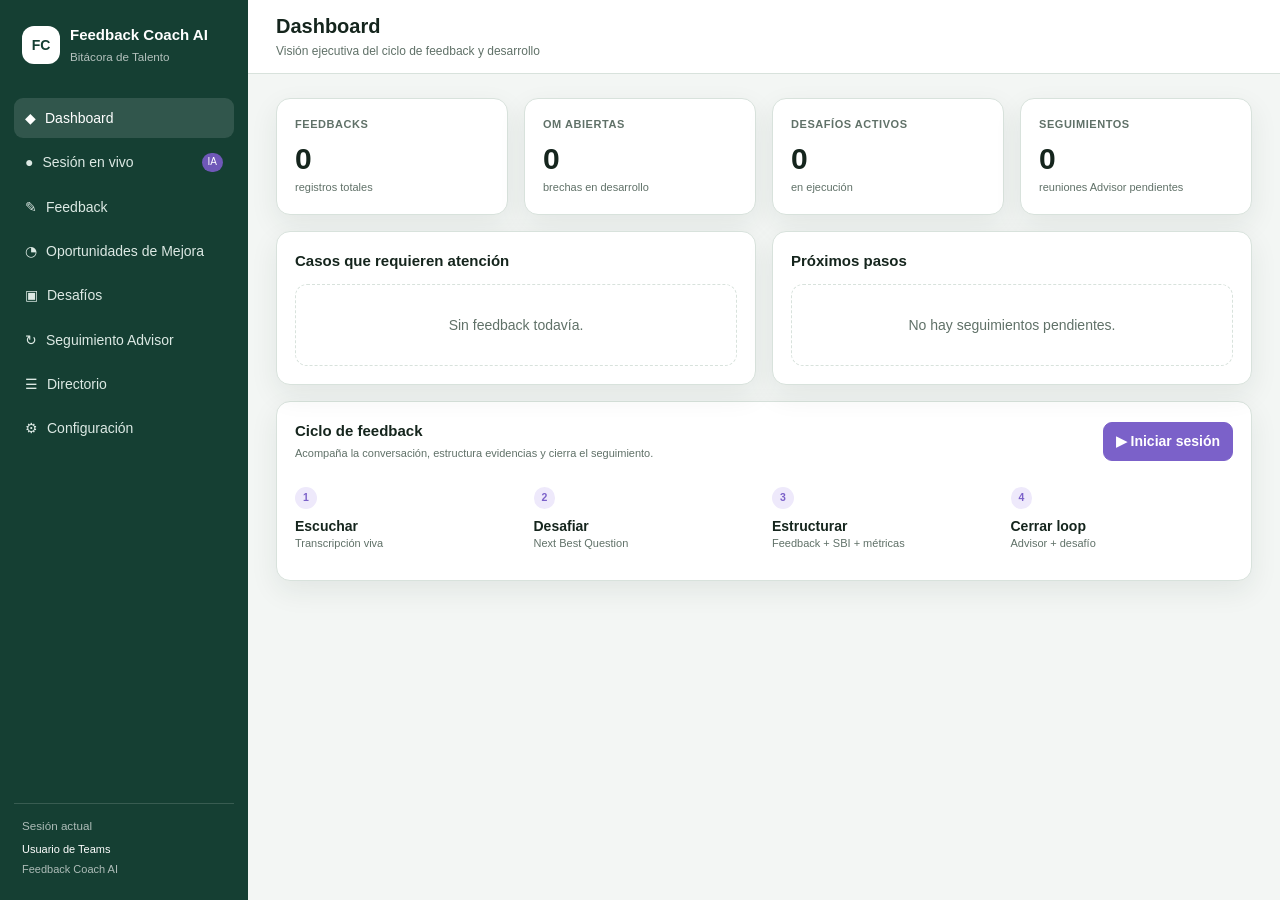
<file: index.html>
<!doctype html>
<html lang="es">
<head>
  <meta charset="utf-8" />
  <meta name="viewport" content="width=device-width, initial-scale=1" />
  <title>Feedback Coach AI</title>
  <link rel="stylesheet" href="./styles.css" />
  <script src="https://res.cdn.office.net/teams-js/2.40.0/js/MicrosoftTeams.min.js"></script>
</head>
<body style="margin:0">
  <div id="fc-root"><div class="app">
<aside class="side">
  <div class="brand"><div class="logo">FC</div><div><h1>Feedback Coach AI</h1><small>Bitácora de Talento</small></div></div>
  <div class="nav" id="nav"></div>
  <div class="sideBottom"><small>Sesión actual</small><div id="signedUser" class="mini">Usuario de Teams</div><div class="mini" style="opacity:.65;margin-top:4px">Feedback Coach AI</div></div>
</aside>
<main class="main">
<header class="top"><div><h2 id="title">Dashboard</h2><p id="subtitle"></p></div><div class="topActions"><span id="teamsContextPill" class="pill hidden"></span><button id="shareStageBtn" class="btn agent sm hidden" type="button">Compartir en escenario</button></div></header>
<section class="content" id="view"></section>
</main>
</div></div>
  <script src="./app.js"></script>
  <script>
    async function detectTeams() {
      if (window.parent === window.self || !window.microsoftTeams) return null;
      try {
        const init = microsoftTeams.app.initialize();
        const timeout = new Promise((_, reject) => setTimeout(() => reject(new Error('Teams init timeout')), 5000));
        await Promise.race([init, timeout]);
        return await microsoftTeams.app.getContext();
      } catch (e) {
        console.warn('Teams context unavailable; running as standalone web.', e);
        return null;
      }
    }

    function labelForContext(frameContext) {
      const labels = {
        personalTab: 'Teams · Personal',
        channelTab: 'Teams · Canal',
        privateChatTab: 'Teams · Chat grupal',
        meetingChatTab: 'Teams · Chat de reunión',
        meetingDetailsTab: 'Teams · Detalles de reunión',
        meetingSidePanel: 'Teams · Panel de reunión',
        meetingStage: 'Teams · Escenario'
      };
      return labels[frameContext] || 'Microsoft Teams';
    }

    async function shareToMeetingStage() {
      const btn = document.getElementById('shareStageBtn');
      if (!window.microsoftTeams || !microsoftTeams.meeting) return;
      const appContentUrl = new URL('./index.html?stage=1', window.location.href).href;
      btn.disabled = true;
      const oldText = btn.textContent;
      btn.textContent = 'Compartiendo…';
      try {
        await new Promise(function(resolve, reject) {
          microsoftTeams.meeting.shareAppContentToStage(function(err, result) {
            if (err) reject(err);
            else if (result) resolve(result);
            else reject(new Error('Teams no confirmó el uso compartido al escenario.'));
          }, appContentUrl);
        });
        btn.textContent = 'Compartido ✓';
        setTimeout(function(){ btn.textContent = oldText; btn.disabled = false; }, 2200);
      } catch (e) {
        console.error('Share to stage failed', e);
        btn.textContent = 'Reintentar compartir';
        btn.disabled = false;
        alert('No se pudo compartir al escenario. Verifica que estés dentro de una reunión activa y que la app tenga el permiso MeetingStage.Write.Chat.');
      }
    }

    window.__teamsReady = detectTeams();
    window.__teamsReady.then(function(ctx) {
      const frameContext = ctx && ctx.page ? (ctx.page.frameContext || '') : '';
      const meetingId = ctx && ctx.meeting ? (ctx.meeting.id || '') : '';
      window.__teamsContext = ctx || null;

      const contextPill = document.getElementById('teamsContextPill');
      const shareBtn = document.getElementById('shareStageBtn');
      if (ctx && contextPill) {
        contextPill.textContent = labelForContext(frameContext);
        contextPill.classList.remove('hidden');
      }
      if (ctx && frameContext === 'meetingSidePanel' && shareBtn) {
        shareBtn.classList.remove('hidden');
        shareBtn.addEventListener('click', shareToMeetingStage);
      }

      mountFeedbackCoach(document.getElementById('fc-root'), {
        isTeams: !!ctx,
        frameContext: frameContext,
        meetingId: meetingId,
        teamId: ctx && ctx.team ? (ctx.team.groupId || '') : '',
        channelId: ctx && ctx.channel ? (ctx.channel.id || '') : '',
        chatId: ctx && ctx.chat ? (ctx.chat.id || '') : '',
        userName: ctx && ctx.user ? (ctx.user.displayName || ctx.user.userPrincipalName || '') : ''
      });
    });
  </script>
</body>
</html>
</file>
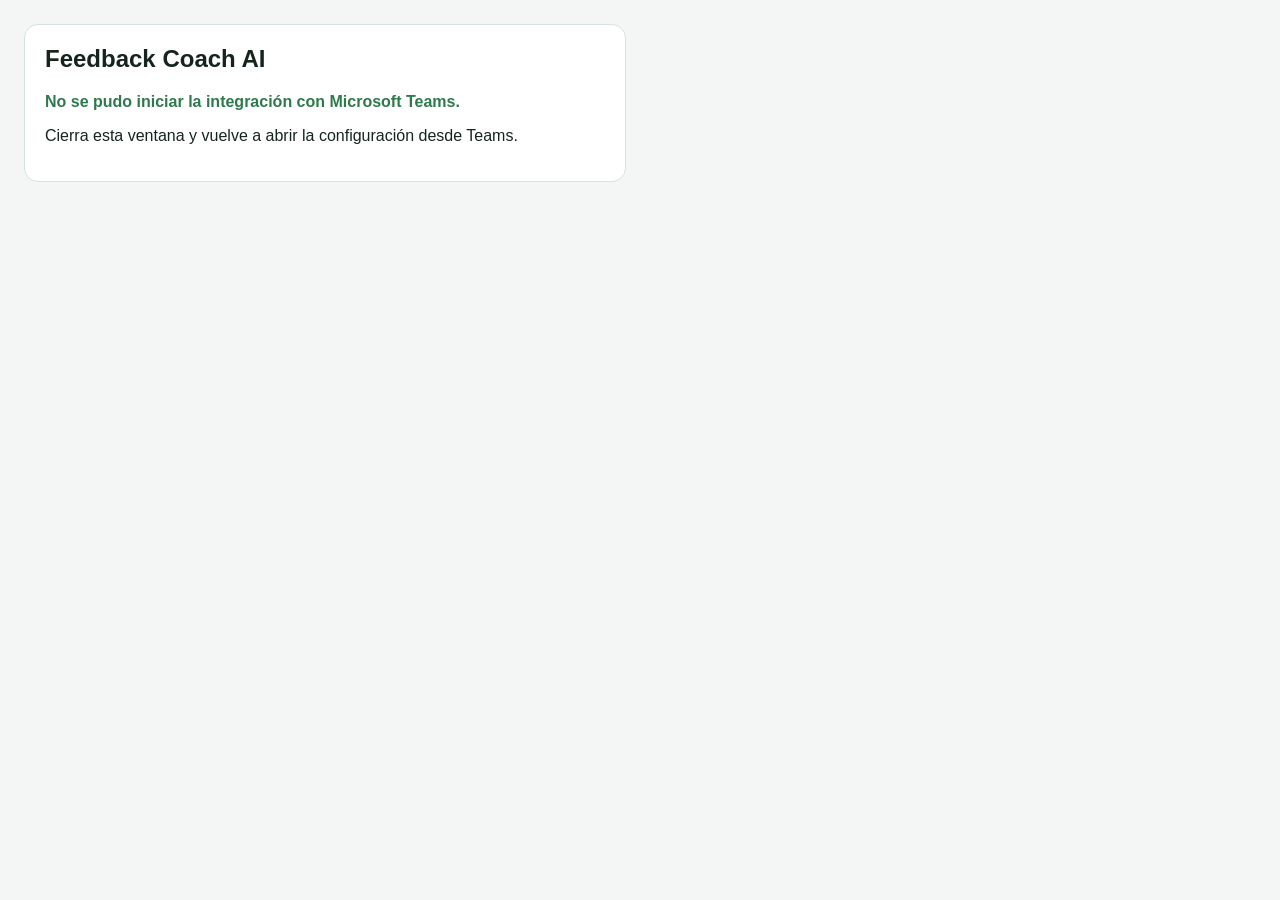
<file: configure.html>
<!doctype html>
<html lang="es">
<head>
  <meta charset="utf-8" />
  <meta name="viewport" content="width=device-width, initial-scale=1" />
  <title>Configurar Feedback Coach AI</title>
  <script src="https://res.cdn.office.net/teams-js/2.40.0/js/MicrosoftTeams.min.js"></script>
  <style>body{font-family:Segoe UI,Arial,sans-serif;margin:0;padding:24px;color:#15251d;background:#f3f6f4}.card{max-width:560px;background:white;border:1px solid #d8e2dc;border-radius:14px;padding:20px}h2{margin-top:0}.ok{color:#2f7a4c;font-weight:700}</style>
</head>
<body>
  <div class="card">
    <h2>Feedback Coach AI</h2>
    <p class="ok" id="readyText">La aplicación está lista para agregarse.</p>
    <p id="contextText">Selecciona <b>Guardar</b> en Teams para continuar.</p>
  </div>
  <script>
    (async function(){
      try {
        await microsoftTeams.app.initialize();
        const ctx = await microsoftTeams.app.getContext();
        const fc = ctx && ctx.page ? (ctx.page.frameContext || '') : '';
        const labels = {
          channelTab: 'este canal',
          privateChatTab: 'este chat grupal',
          meetingChatTab: 'el chat de esta reunión',
          meetingDetailsTab: 'esta reunión',
          meetingSidePanel: 'el panel de esta reunión',
          meetingStage: 'el escenario de esta reunión'
        };
        document.getElementById('readyText').textContent = 'Feedback Coach AI está listo para agregarse a ' + (labels[fc] || 'Teams') + '.';
        const base = new URL('.', window.location.href).href.replace(/\/$/, '');
        const entityId = 'feedback-coach-ai-' + (ctx && ctx.page && ctx.page.id ? ctx.page.id : Date.now());

        microsoftTeams.pages.config.registerOnSaveHandler(async function(saveEvent){
          try {
            await microsoftTeams.pages.config.setConfig({
              websiteUrl: base + '/index.html',
              contentUrl: base + '/index.html',
              entityId: entityId,
              suggestedDisplayName: 'Feedback Coach AI'
            });
            saveEvent.notifySuccess();
          } catch (e) {
            console.error('Teams setConfig failed', e);
            saveEvent.notifyFailure('No se pudo configurar Feedback Coach AI.');
          }
        });
        microsoftTeams.pages.config.setValidityState(true);
      } catch (e) {
        console.error('Teams initialization failed', e);
        document.getElementById('readyText').textContent = 'No se pudo iniciar la integración con Microsoft Teams.';
        document.getElementById('contextText').textContent = 'Cierra esta ventana y vuelve a abrir la configuración desde Teams.';
      }
    })();
  </script>
</body>
</html>
</file>
<file: styles.css>
:root{
  --bg:#f3f6f4;--surface:#fff;--surface2:#eef3f0;--line:#d8e2dc;--text:#15251d;--muted:#607168;
  --brand:#153f33;--brand2:#1f5a49;--brandSoft:#dfece7;--accent:#7b61c9;--accentSoft:#eee9fb;
  --ok:#2f7a4c;--okSoft:#e3f1e8;--warn:#b77616;--warnSoft:#f8ecd9;--bad:#ae3b32;--badSoft:#f8e2df;
  --shadow:0 10px 28px rgba(24,54,42,.08);--r:14px;--r2:10px
}
*{box-sizing:border-box} .fc-root{margin:0;background:var(--bg);color:var(--text);font-family:Inter,"Segoe UI",Arial,sans-serif;font-size:14px;line-height:1.45}
button,input,select,textarea{font:inherit}.app{display:grid;grid-template-columns:248px 1fr;min-height:100vh}.side{background:var(--brand);color:#fff;padding:20px 14px;display:flex;flex-direction:column;gap:18px;position:sticky;top:0;height:100vh}.brand{display:flex;gap:10px;align-items:center;padding:4px 8px 14px}.logo{width:38px;height:38px;border-radius:12px;background:#fff;color:var(--brand);font-weight:800;display:grid;place-items:center}.brand h1{font-size:15px;margin:0}.brand small{opacity:.68}.nav{display:flex;flex-direction:column;gap:4px}.nav button{border:0;background:transparent;color:#dce9e4;padding:10px 11px;border-radius:9px;text-align:left;cursor:pointer;display:flex;gap:9px;align-items:center}.nav button:hover,.nav button.active{background:rgba(255,255,255,.12);color:#fff}.nav .tag{margin-left:auto;font-size:10px;padding:2px 6px;border-radius:99px;background:#6f58b8;color:#fff}.sideBottom{margin-top:auto;border-top:1px solid rgba(255,255,255,.15);padding:14px 8px 2px}.sideBottom small{display:block;opacity:.65;margin-bottom:7px}.sideBottom select{width:100%;padding:8px;border-radius:8px;border:0}.main{min-width:0}.top{height:74px;background:var(--surface);border-bottom:1px solid var(--line);display:flex;align-items:center;justify-content:space-between;padding:0 28px;position:sticky;top:0;z-index:10}.top h2{margin:0;font-size:20px}.top p{margin:2px 0 0;color:var(--muted);font-size:12px}.topActions{display:flex;gap:8px;align-items:center;flex-wrap:wrap;justify-content:flex-end}.pill{display:inline-flex;align-items:center;gap:6px;padding:6px 10px;background:var(--brandSoft);color:var(--brand2);border-radius:999px;font-size:12px;font-weight:700}.content{padding:24px 28px 50px}.grid{display:grid;gap:16px}.g4{grid-template-columns:repeat(4,minmax(0,1fr))}.g2{grid-template-columns:1fr 1fr}.card{background:var(--surface);border:1px solid var(--line);border-radius:var(--r);padding:18px;box-shadow:var(--shadow)}.kpi .label{font-size:11px;text-transform:uppercase;letter-spacing:.05em;color:var(--muted);font-weight:700}.kpi .value{font-size:30px;font-weight:800;margin-top:4px}.kpi .foot{font-size:11px;color:var(--muted)}h3{font-size:15px;margin:0 0 12px}.muted{color:var(--muted)}.btn{border:1px solid var(--line);background:#fff;color:var(--text);padding:8px 12px;border-radius:9px;cursor:pointer;font-weight:650}.btn:hover{background:var(--surface2)}.btn.primary{background:var(--brand2);border-color:var(--brand2);color:#fff}.btn.agent{background:var(--accent);border-color:var(--accent);color:#fff}.btn.ghost{background:transparent}.btn.sm{padding:6px 9px;font-size:12px}.btn.danger{color:var(--bad)}.toolbar{display:flex;align-items:center;gap:8px;flex-wrap:wrap;margin-bottom:14px}.toolbar .spacer{flex:1}.tablewrap{overflow:auto;border:1px solid var(--line);border-radius:12px;background:#fff}table{width:100%;border-collapse:collapse}th{background:var(--surface2);color:var(--muted);font-size:10.5px;text-transform:uppercase;letter-spacing:.05em;text-align:left;padding:10px 12px}td{padding:11px 12px;border-top:1px solid var(--line);vertical-align:top}.badge{display:inline-flex;padding:3px 8px;border-radius:999px;font-size:10.5px;font-weight:800}.ok{background:var(--okSoft);color:var(--ok)}.warn{background:var(--warnSoft);color:var(--warn)}.bad{background:var(--badSoft);color:var(--bad)}.agentb{background:var(--accentSoft);color:var(--accent)}
.formgrid{display:grid;grid-template-columns:1fr 1fr;gap:12px}.field{display:flex;flex-direction:column;gap:5px}.field span{font-size:12px;color:var(--muted);font-weight:650}.field input,.field select,.field textarea{border:1px solid var(--line);border-radius:9px;padding:9px 10px;background:#fff;color:var(--text)}.wide{grid-column:1/-1}.session{display:grid;grid-template-columns:minmax(0,1.55fr) minmax(340px,.9fr);gap:16px;align-items:start}.transcript{height:440px;overflow:auto;border:1px solid var(--line);border-radius:12px;padding:12px;background:#fbfcfb;display:flex;flex-direction:column;gap:9px}.line{display:flex;gap:8px;align-items:flex-start}.who{font-size:10px;text-transform:uppercase;letter-spacing:.04em;font-weight:800;padding:3px 7px;border-radius:999px;white-space:nowrap}.line.client .who{background:var(--brandSoft);color:var(--brand2)}.line.fac .who{background:#e9edef;color:#536159}.line.agent .who{background:var(--accentSoft);color:var(--accent)}.line .txt{flex:1}.listen{display:flex;align-items:center;gap:8px;font-weight:800}.dot{width:9px;height:9px;background:var(--accent);border-radius:50%;box-shadow:0 0 0 5px var(--accentSoft);animation:pulse 1.8s infinite}@keyframes pulse{50%{opacity:.45}}.coverageHead{display:flex;justify-content:space-between;align-items:center;margin-bottom:7px}.bar{height:8px;background:#e5ece8;border-radius:99px;overflow:hidden}.bar>div{height:100%;background:var(--brand2);transition:.25s}.dims{display:flex;flex-wrap:wrap;gap:6px;margin-top:11px}.dim{font-size:10.5px;padding:4px 8px;border-radius:999px;border:1px solid var(--line)}.dim.complete{background:var(--okSoft);border-color:transparent;color:var(--ok)}.dim.partial{background:var(--warnSoft);border-color:transparent;color:var(--warn)}.dim.missing{background:#fff;color:var(--muted)}.coach{border:1px solid #d9d0f4;background:linear-gradient(180deg,#f7f4ff,#fff);border-radius:14px;padding:15px}.coach .eyebrow{font-size:10px;text-transform:uppercase;letter-spacing:.07em;color:var(--accent);font-weight:850}.coach .reason{font-size:12px;color:var(--muted);margin-top:4px}.coach .question{font-size:17px;line-height:1.35;font-weight:800;margin:10px 0 12px}.detected{display:flex;flex-direction:column;gap:8px}.det{border:1px solid var(--line);border-radius:10px;padding:9px 10px}.det b{font-size:12px}.det p{margin:3px 0 0;color:var(--muted);font-size:12px}.metricRow{display:grid;grid-template-columns:120px 1fr 38px;gap:8px;align-items:center;margin:8px 0}.metricRow input{width:100%}.metricRow output{font-weight:800;text-align:right}.resultGrid{display:grid;grid-template-columns:1.25fr .75fr;gap:16px}.summaryBox{border:1px solid var(--line);border-radius:12px;padding:14px;background:#fbfcfb}.summaryBox h4{margin:0 0 6px}.summaryBox p{margin:0 0 10px}.reviewItem{border:1px solid var(--line);border-radius:10px;padding:10px;margin-bottom:8px}.kanban{display:grid;grid-template-columns:repeat(4,1fr);gap:12px}.col{background:var(--surface2);border-radius:12px;padding:10px;min-height:180px}.col h4{margin:0 0 9px}.task{background:#fff;border:1px solid var(--line);border-radius:10px;padding:10px;margin-bottom:8px}.task strong{font-size:12px}.task p{font-size:11px;color:var(--muted);margin:4px 0 0}.empty{padding:30px;border:1px dashed var(--line);border-radius:12px;color:var(--muted);text-align:center}.notice{padding:11px 12px;border-radius:10px;background:var(--warnSoft);color:#80571a;font-size:12px}.hidden{display:none!important}.progressMeta{display:flex;justify-content:space-between;color:var(--muted);font-size:11px;margin-top:5px}.demoTag{background:#fff3cd;color:#7a5c00;padding:4px 8px;border-radius:999px;font-size:11px;font-weight:800}.rowActions{display:flex;gap:6px;flex-wrap:wrap}.mini{font-size:11px}.rank{display:flex;flex-direction:column;gap:8px}.rankItem{display:flex;align-items:center;gap:10px;padding:9px 10px;border:1px solid var(--line);border-radius:10px}.rankItem .n{width:25px;height:25px;border-radius:8px;background:var(--surface2);display:grid;place-items:center;font-weight:800}.rankItem .grow{flex:1}.rankItem small{display:block;color:var(--muted)}
@media(max-width:1100px){.g4{grid-template-columns:1fr 1fr}.session,.resultGrid{grid-template-columns:1fr}.kanban{grid-template-columns:1fr 1fr}.side{position:relative;height:auto}.app{grid-template-columns:1fr}.nav{display:grid;grid-template-columns:repeat(4,1fr)}.top{position:relative}.sideBottom{display:none}}
@media(max-width:680px){.content{padding:16px}.top{padding:0 16px}.g4,.g2,.formgrid,.kanban,.nav{grid-template-columns:1fr}.session{display:block}.card{margin-bottom:12px}}

/* Teams host adaptations */
.fc-root[data-teams="true"]{background:var(--surface2)}
.fc-root[data-teams-context="meetingSidePanel"] .side{display:none}
.fc-root[data-teams-context="meetingSidePanel"] .app{display:block;min-height:100vh}
.fc-root[data-teams-context="meetingSidePanel"] .top{height:58px;padding:0 12px}
.fc-root[data-teams-context="meetingSidePanel"] .top .demoTag,
.fc-root[data-teams-context="meetingSidePanel"] .top .pill{display:none}
.fc-root[data-teams-context="meetingSidePanel"] .top h2{font-size:16px}
.fc-root[data-teams-context="meetingSidePanel"] .top p{display:none}
.fc-root[data-teams-context="meetingSidePanel"] .content{padding:10px 10px 24px}
.fc-root[data-teams-context="meetingSidePanel"] .session{display:block}
.fc-root[data-teams-context="meetingSidePanel"] .session>div:first-child{margin-bottom:10px}
.fc-root[data-teams-context="meetingSidePanel"] .transcript{height:260px}
.fc-root[data-teams-context="meetingSidePanel"] .coach .question{font-size:15px}
.fc-root[data-teams-context="meetingSidePanel"] .grid.g2,
.fc-root[data-teams-context="meetingSidePanel"] .grid.g4,
.fc-root[data-teams-context="meetingSidePanel"] .resultGrid{grid-template-columns:1fr}
.fc-root[data-teams-context="meetingStage"] .side{display:none}
.fc-root[data-teams-context="meetingStage"] .app{display:block;min-height:100vh}
.fc-root[data-teams-context="meetingStage"] .content{padding:18px 24px 36px}
.fc-root[data-teams-context="meetingStage"] .top{height:64px;padding:0 24px}
.fc-root[data-teams-context="meetingStage"] .session{grid-template-columns:minmax(0,1.35fr) minmax(360px,.9fr)}
.fc-root[data-teams-context="meetingChatTab"] .top,
.fc-root[data-teams-context="meetingDetailsTab"] .top,
.fc-root[data-teams-context="privateChatTab"] .top{position:relative}
@media(max-width:760px){.topActions .demoTag{display:none}.topActions{gap:5px}.topActions .pill{font-size:10px;padding:4px 7px}}

/* Release 4 production UI */
.sideBottom .mini{color:#fff}
</file>
